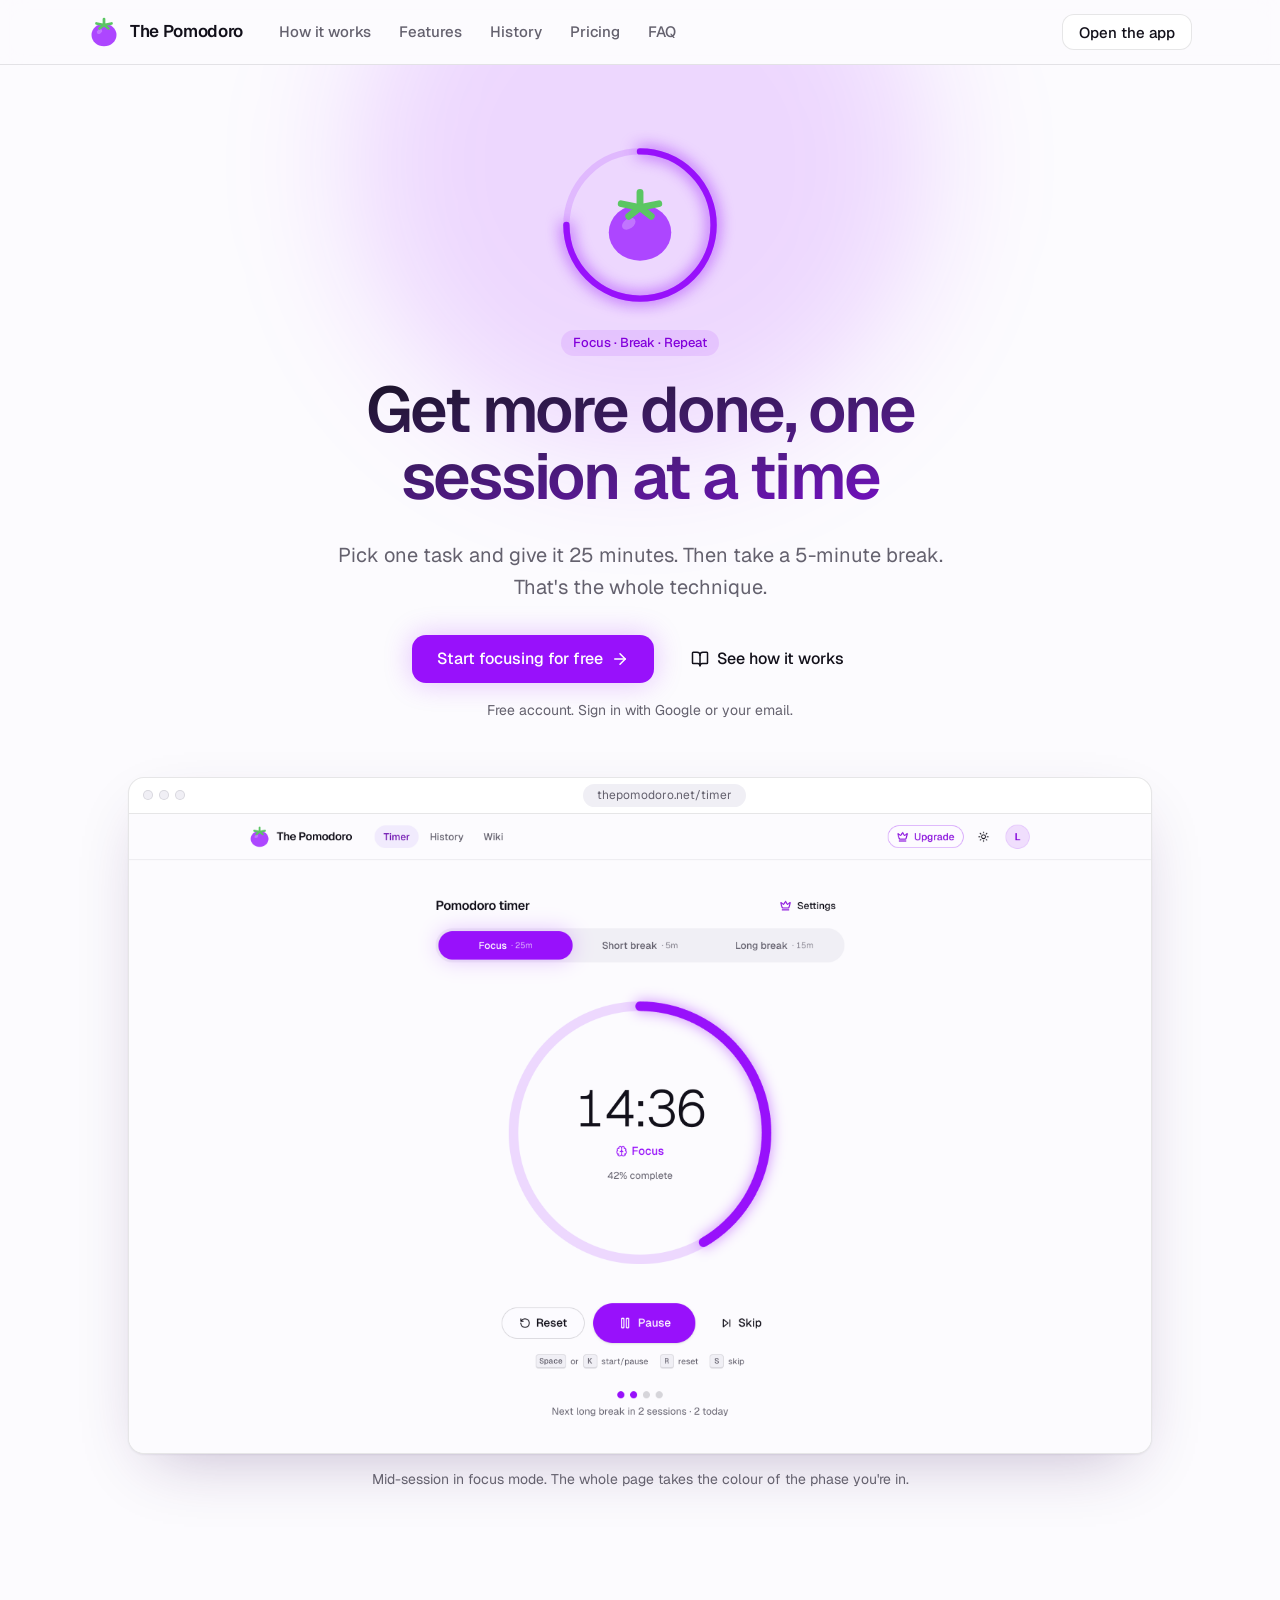
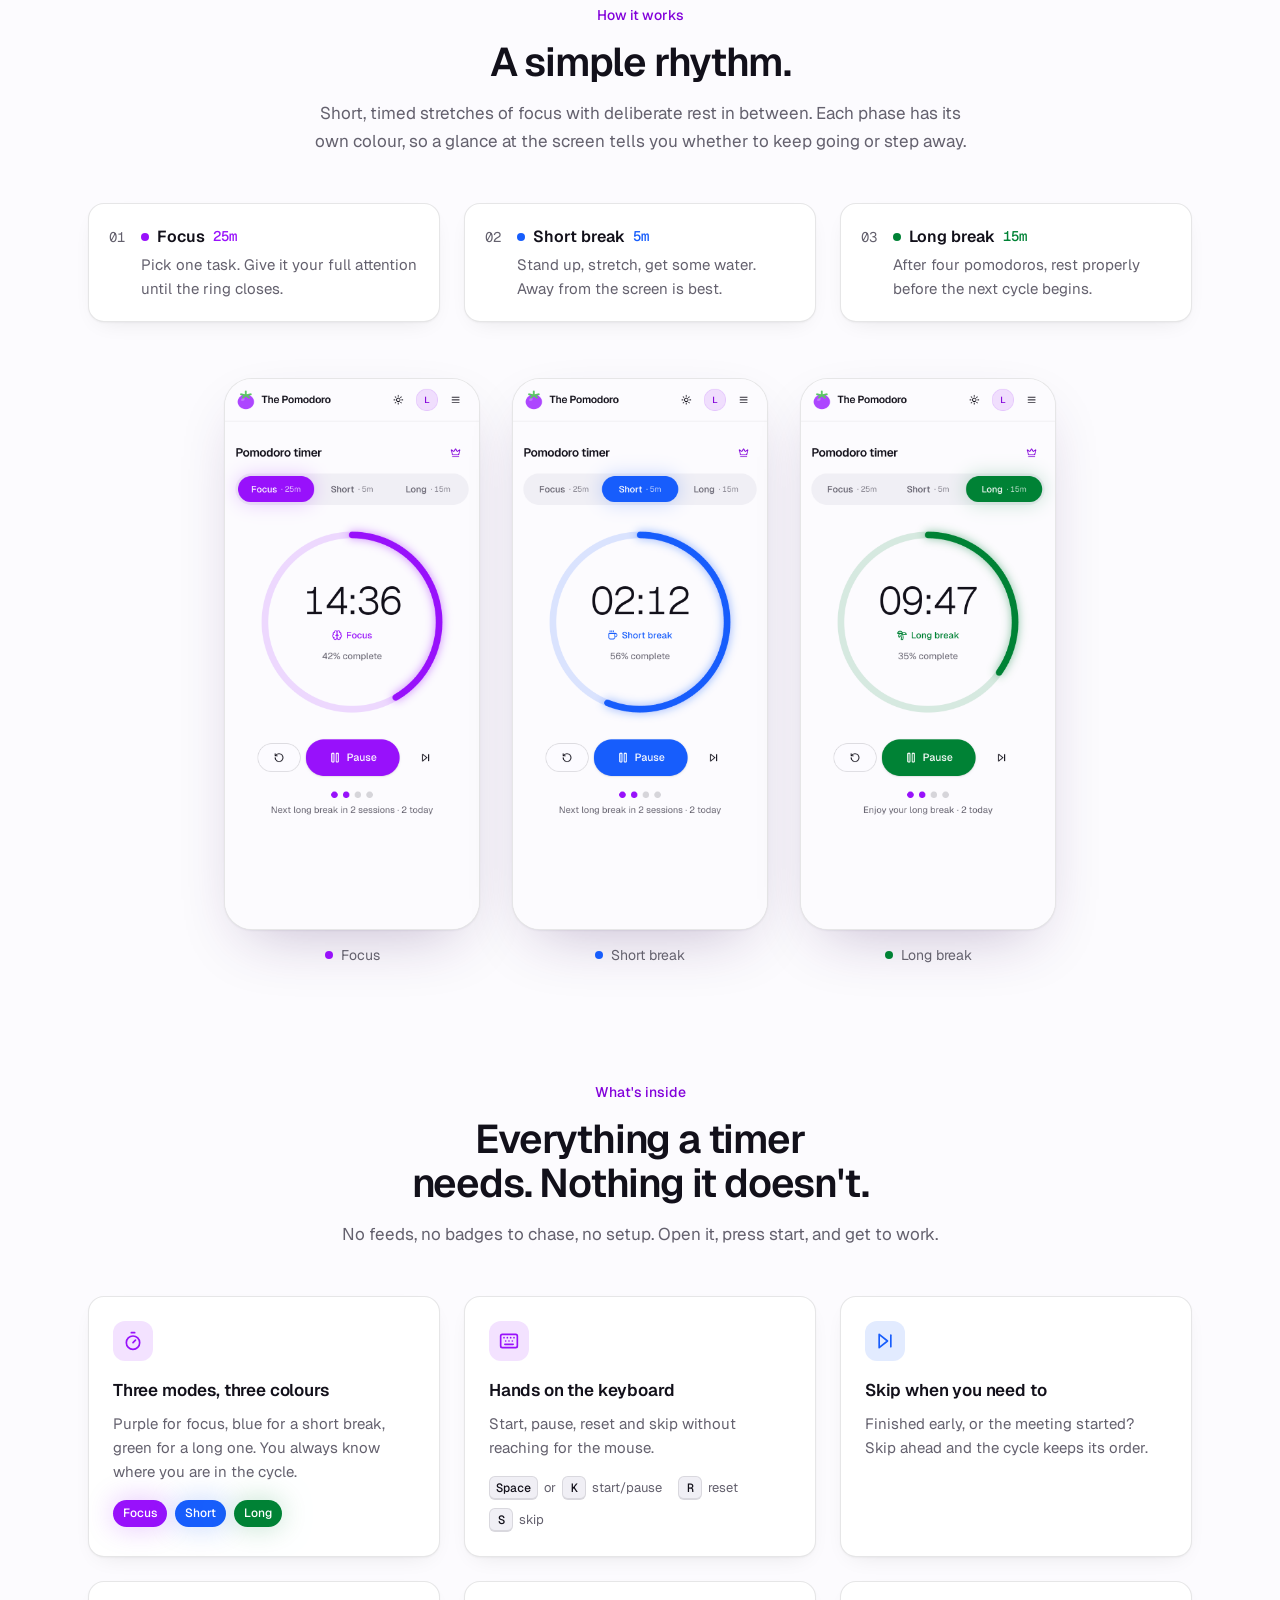
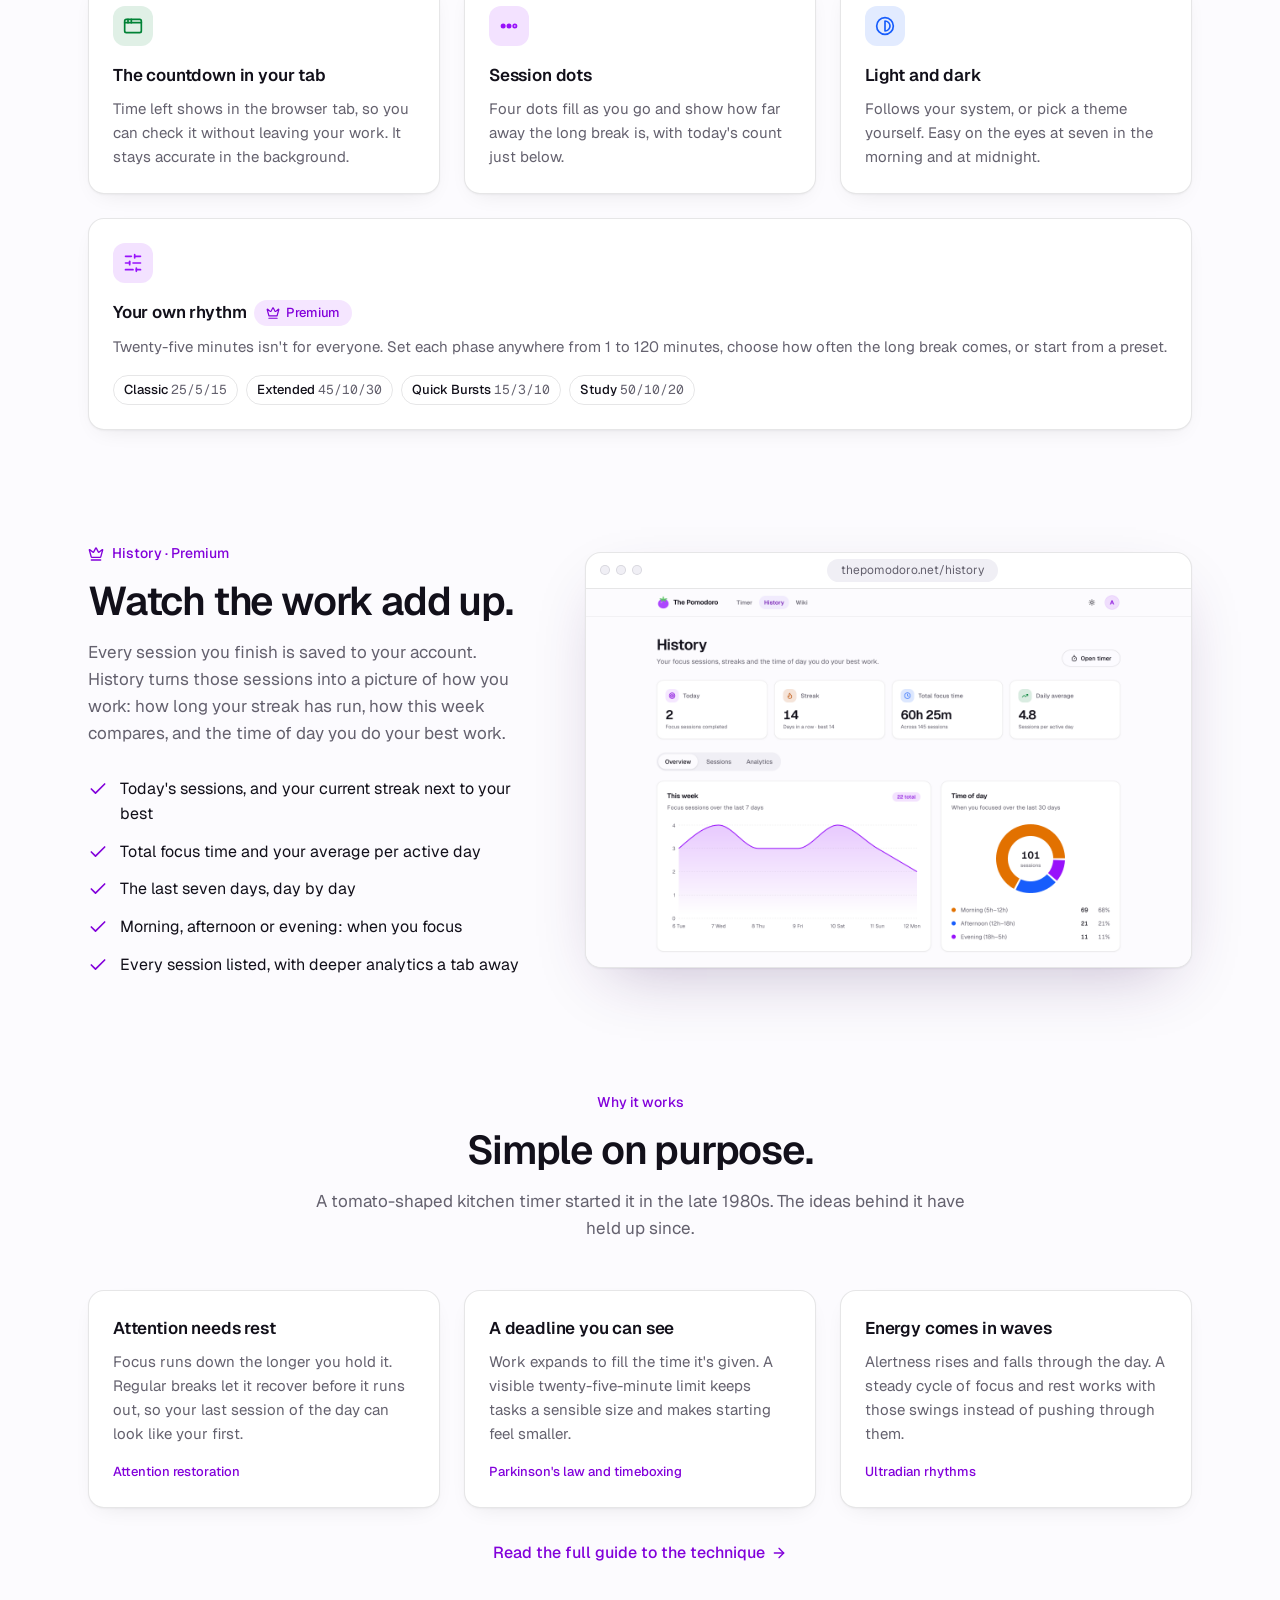
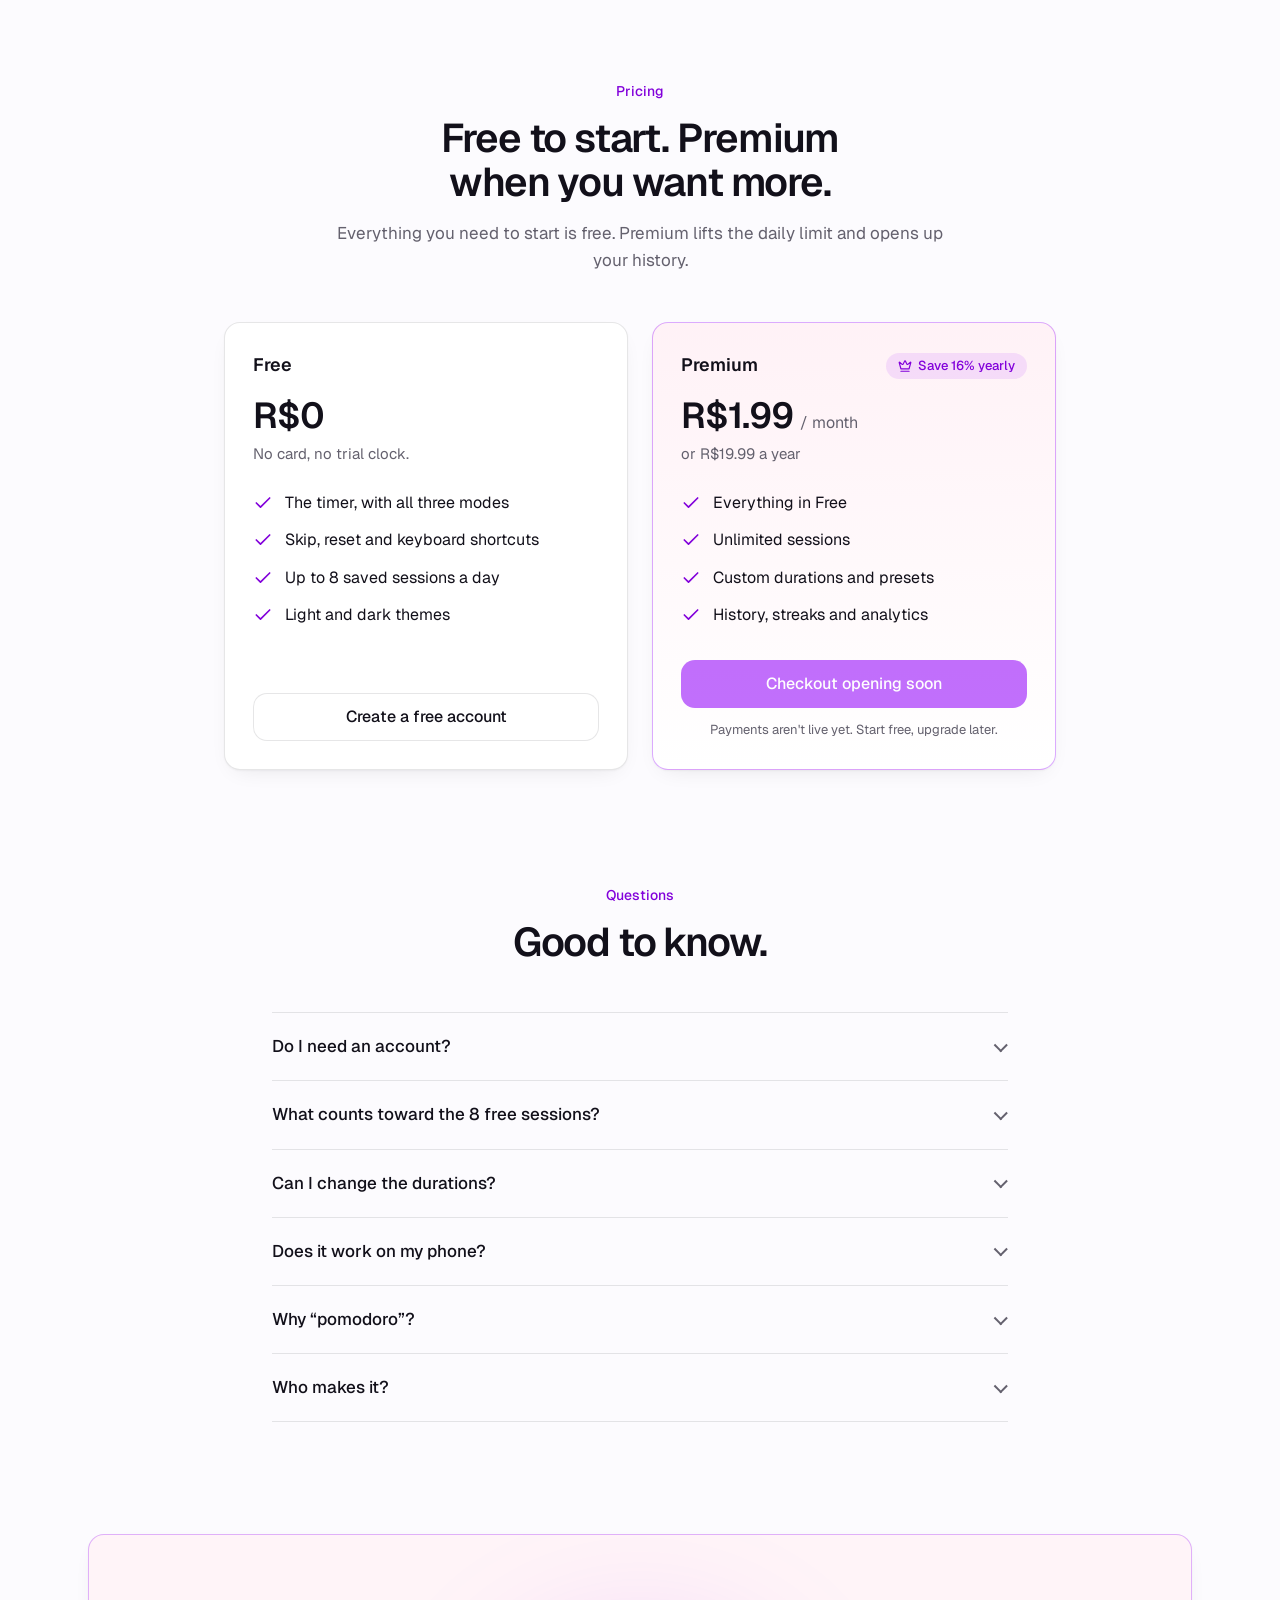
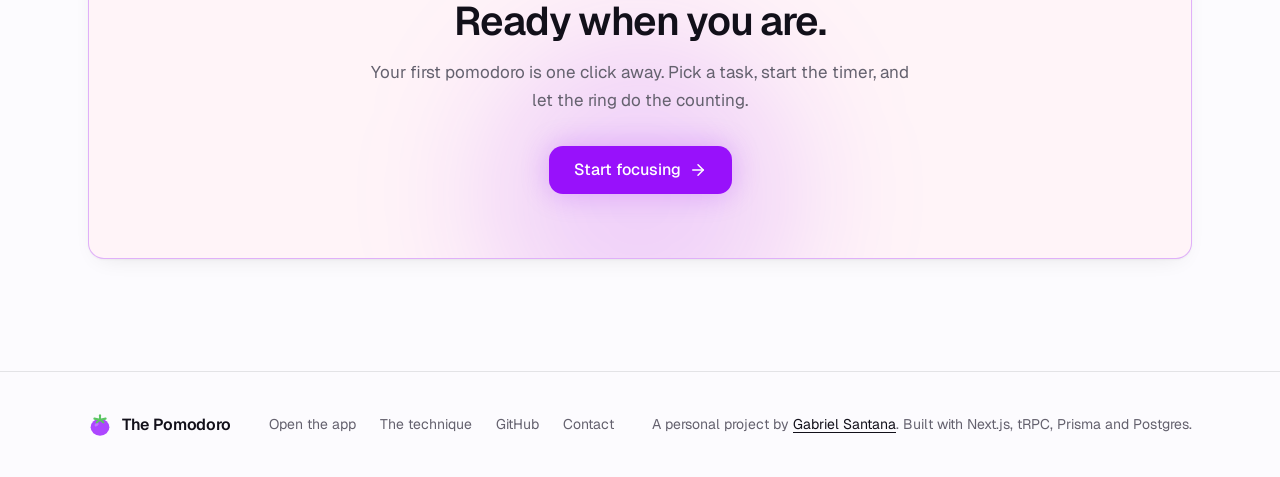
<file: index.html>
<!doctype html>
<html lang="en">
  <head>
    <meta charset="utf-8" />
    <meta name="viewport" content="width=device-width, initial-scale=1" />
    <title>The Pomodoro: a calm timer for focused work</title>
    <meta
      name="description"
      content="A Pomodoro timer for the web. Focus for twenty-five minutes, rest for five, take a longer break after every fourth session, and watch your focused work add up."
    />
    <meta name="author" content="Gabriel Santana" />
    <meta name="color-scheme" content="light dark" />
    <meta
      name="theme-color"
      content="#fcfbfe"
      media="(prefers-color-scheme: light)"
    />
    <meta
      name="theme-color"
      content="#0f0c14"
      media="(prefers-color-scheme: dark)"
    />
    <link
      rel="canonical"
      href="https://gabrielsanttana.github.io/thepomodoro/"
    />

    <meta property="og:type" content="website" />
    <meta property="og:site_name" content="The Pomodoro" />
    <meta
      property="og:title"
      content="The Pomodoro: get more done, one session at a time"
    />
    <meta
      property="og:description"
      content="A calm Pomodoro timer for the web, with a colour for every phase and a history of the work you actually did."
    />
    <meta
      property="og:url"
      content="https://gabrielsanttana.github.io/thepomodoro/"
    />
    <meta
      property="og:image"
      content="https://gabrielsanttana.github.io/thepomodoro/assets/og-card.png"
    />
    <meta property="og:image:width" content="1200" />
    <meta property="og:image:height" content="630" />
    <meta
      property="og:image:alt"
      content="The Pomodoro logo beside the headline “Get more done, one session at a time” and a purple timer ring reading 14:37."
    />
    <meta name="twitter:card" content="summary_large_image" />

    <link rel="icon" href="assets/favicon.svg" type="image/svg+xml" />
    <link
      rel="icon"
      href="assets/favicon-32.png"
      sizes="32x32"
      type="image/png"
    />
    <link rel="apple-touch-icon" href="assets/apple-touch-icon.png" />

    <link rel="preconnect" href="https://fonts.googleapis.com" />
    <link rel="preconnect" href="https://fonts.gstatic.com" crossorigin />
    <link
      href="https://fonts.googleapis.com/css2?family=Geist:wght@400;500;600;700&family=Geist+Mono:wght@500;600&display=swap"
      rel="stylesheet"
    />
    <link rel="stylesheet" href="styles.css" />
  </head>
  <body>
    <!-- Icons from Lucide (ISC), the set the app uses. -->
    <svg width="0" height="0" style="position: absolute" aria-hidden="true">
      <defs>
        <symbol
          id="i-arrow-right"
          viewBox="0 0 24 24"
          fill="none"
          stroke="currentColor"
          stroke-width="2"
          stroke-linecap="round"
          stroke-linejoin="round"
        >
          <path d="M5 12h14" />
          <path d="m12 5 7 7-7 7" />
        </symbol>
        <symbol
          id="i-check"
          viewBox="0 0 24 24"
          fill="none"
          stroke="currentColor"
          stroke-width="2"
          stroke-linecap="round"
          stroke-linejoin="round"
        >
          <path d="M20 6 9 17l-5-5" />
        </symbol>
        <symbol
          id="i-crown"
          viewBox="0 0 24 24"
          fill="none"
          stroke="currentColor"
          stroke-width="2"
          stroke-linecap="round"
          stroke-linejoin="round"
        >
          <path
            d="M11.562 3.266a.5.5 0 0 1 .876 0L15.39 8.87a1 1 0 0 0 1.516.294L21.183 5.5a.5.5 0 0 1 .798.519l-2.834 10.246a1 1 0 0 1-.956.734H5.81a1 1 0 0 1-.957-.734L2.02 6.02a.5.5 0 0 1 .798-.519l4.276 3.664a1 1 0 0 0 1.516-.294z"
          />
          <path d="M5 21h14" />
        </symbol>
        <symbol
          id="i-timer"
          viewBox="0 0 24 24"
          fill="none"
          stroke="currentColor"
          stroke-width="2"
          stroke-linecap="round"
          stroke-linejoin="round"
        >
          <line x1="10" x2="14" y1="2" y2="2" />
          <line x1="12" x2="15" y1="14" y2="11" />
          <circle cx="12" cy="14" r="8" />
        </symbol>
        <symbol
          id="i-skip"
          viewBox="0 0 24 24"
          fill="none"
          stroke="currentColor"
          stroke-width="2"
          stroke-linecap="round"
          stroke-linejoin="round"
        >
          <polygon points="5 4 15 12 5 20 5 4" />
          <line x1="19" x2="19" y1="5" y2="19" />
        </symbol>
        <symbol
          id="i-keyboard"
          viewBox="0 0 24 24"
          fill="none"
          stroke="currentColor"
          stroke-width="2"
          stroke-linecap="round"
          stroke-linejoin="round"
        >
          <path d="M10 8h.01" />
          <path d="M12 12h.01" />
          <path d="M14 8h.01" />
          <path d="M16 12h.01" />
          <path d="M18 8h.01" />
          <path d="M6 8h.01" />
          <path d="M7 16h10" />
          <path d="M8 12h.01" />
          <rect width="20" height="16" x="2" y="4" rx="2" />
        </symbol>
        <symbol
          id="i-window"
          viewBox="0 0 24 24"
          fill="none"
          stroke="currentColor"
          stroke-width="2"
          stroke-linecap="round"
          stroke-linejoin="round"
        >
          <rect x="2" y="4" width="20" height="16" rx="2" />
          <path d="M10 4v4" />
          <path d="M2 8h20" />
          <path d="M6 4v4" />
        </symbol>
        <symbol
          id="i-dots"
          viewBox="0 0 24 24"
          fill="none"
          stroke="currentColor"
          stroke-width="2"
          stroke-linecap="round"
          stroke-linejoin="round"
        >
          <circle cx="5" cy="12" r="2" fill="currentColor" />
          <circle cx="12" cy="12" r="2" fill="currentColor" />
          <circle cx="19" cy="12" r="2" />
        </symbol>
        <symbol
          id="i-contrast"
          viewBox="0 0 24 24"
          fill="none"
          stroke="currentColor"
          stroke-width="2"
          stroke-linecap="round"
          stroke-linejoin="round"
        >
          <circle cx="12" cy="12" r="10" />
          <path d="M12 18a6 6 0 0 0 0-12v12z" />
        </symbol>
        <symbol
          id="i-sliders"
          viewBox="0 0 24 24"
          fill="none"
          stroke="currentColor"
          stroke-width="2"
          stroke-linecap="round"
          stroke-linejoin="round"
        >
          <line x1="21" x2="14" y1="4" y2="4" />
          <line x1="10" x2="3" y1="4" y2="4" />
          <line x1="21" x2="12" y1="12" y2="12" />
          <line x1="8" x2="3" y1="12" y2="12" />
          <line x1="21" x2="16" y1="20" y2="20" />
          <line x1="12" x2="3" y1="20" y2="20" />
          <line x1="14" x2="14" y1="2" y2="6" />
          <line x1="8" x2="8" y1="10" y2="14" />
          <line x1="16" x2="16" y1="18" y2="22" />
        </symbol>
        <symbol
          id="i-book"
          viewBox="0 0 24 24"
          fill="none"
          stroke="currentColor"
          stroke-width="2"
          stroke-linecap="round"
          stroke-linejoin="round"
        >
          <path d="M12 7v14" />
          <path
            d="M3 18a1 1 0 0 1-1-1V4a1 1 0 0 1 1-1h5a4 4 0 0 1 4 4 4 4 0 0 1 4-4h5a1 1 0 0 1 1 1v13a1 1 0 0 1-1 1h-6a3 3 0 0 0-3 3 3 3 0 0 0-3-3z"
          />
        </symbol>
        <symbol id="logo" viewBox="0 0 64 64">
          <ellipse
            cx="32"
            cy="38"
            rx="25"
            ry="22.5"
            fill="oklch(0.627 0.265 304)"
          />
          <ellipse
            cx="23"
            cy="31"
            rx="6"
            ry="4"
            transform="rotate(-35 23 31)"
            fill="#fff"
            fill-opacity=".25"
          />
          <g
            stroke="oklch(0.74 0.17 145)"
            stroke-width="5.5"
            stroke-linecap="round"
            fill="none"
          >
            <path d="M32 18 L32 6" />
            <path d="M32 18 L17 15" />
            <path d="M32 18 L47 15" />
            <path d="M32 18 L23 25" />
            <path d="M32 18 L41 25" />
          </g>
        </symbol>
      </defs>
    </svg>

    <a class="skip-link" href="#main">Skip to content</a>

    <header class="site-header">
      <div class="wrap">
        <a class="brand" href="#top" aria-label="The Pomodoro, back to top">
          <svg class="logo" aria-hidden="true"><use href="#logo" /></svg>
          The Pomodoro
        </a>
        <nav class="site-nav" aria-label="Sections">
          <a href="#rhythm">How it works</a>
          <a href="#features">Features</a>
          <a href="#history">History</a>
          <a href="#pricing">Pricing</a>
          <a href="#faq">FAQ</a>
        </nav>
        <a class="button button--outline" href="https://app.thepomodoro.net/timer">Open the app</a>
      </div>
    </header>

    <main id="main">
      <section class="hero" id="top" aria-labelledby="hero-heading">
        <div class="orb" aria-hidden="true"></div>
        <div class="wrap">
          <div class="hero-ring enter" data-mode="focus" aria-hidden="true">
            <svg viewBox="0 0 100 100">
              <circle
                class="ring-track"
                cx="50"
                cy="50"
                r="46"
                fill="none"
                stroke-width="4"
              />
            </svg>
            <!-- A blurred copy under the crisp arc reads as a soft glow, as in the app's HeroRing. -->
            <svg class="ring-glow" viewBox="0 0 100 100">
              <circle
                class="ring-arc"
                cx="50"
                cy="50"
                r="46"
                fill="none"
                stroke-width="4"
                stroke-linecap="round"
                pathLength="100"
                stroke-dasharray="75 100"
              />
            </svg>
            <svg viewBox="0 0 100 100">
              <circle
                class="ring-arc"
                cx="50"
                cy="50"
                r="46"
                fill="none"
                stroke-width="4"
                stroke-linecap="round"
                pathLength="100"
                stroke-dasharray="75 100"
              />
            </svg>
            <svg class="logo"><use href="#logo" /></svg>
          </div>
          <p class="badge enter" style="--enter-order: 1">
            Focus · Break · Repeat
          </p>
          <h1 id="hero-heading" class="enter" style="--enter-order: 2">
            Get more done, one session at a time
          </h1>
          <p class="lead enter" style="--enter-order: 3">
            Pick one task and give it 25 minutes. Then take a 5-minute break.
            That's the whole technique.
          </p>
          <div class="hero-actions enter" style="--enter-order: 4">
            <a class="button button--primary button--xl" href="https://app.thepomodoro.net/signup">
              Start focusing for free
              <svg aria-hidden="true"><use href="#i-arrow-right" /></svg>
            </a>
            <a class="button button--ghost button--xl" href="#rhythm">
              <svg aria-hidden="true"><use href="#i-book" /></svg>
              See how it works
            </a>
          </div>
          <p class="hero-note enter" style="--enter-order: 5">
            Free account. Sign in with Google or your email.
          </p>

          <figure class="hero-shot enter" style="--enter-order: 6">
            <div class="browser">
              <div class="browser-bar" aria-hidden="true">
                <span></span><span></span><span></span>
                <span class="browser-url">thepomodoro.net/timer</span>
              </div>
              <picture>
                <source
                  srcset="assets/screenshots/mobile/focus-dark.png"
                  media="(max-width: 639px) and (prefers-color-scheme: dark)"
                  width="780"
                  height="1688"
                />
                <source
                  srcset="assets/screenshots/mobile/focus-light.png"
                  media="(max-width: 639px)"
                  width="780"
                  height="1688"
                />
                <source
                  srcset="assets/screenshots/desktop/focus-dark.png"
                  media="(prefers-color-scheme: dark)"
                />
                <img
                  src="assets/screenshots/desktop/focus-light.png"
                  width="2880"
                  height="1800"
                  fetchpriority="high"
                  alt="The timer in focus mode: a purple ring 42% drawn around 14:36, with Reset, Pause and Skip buttons, the keyboard shortcuts, and two of four session dots filled."
                />
              </picture>
            </div>
            <figcaption>
              Mid-session in focus mode. The whole page takes the colour of the
              phase you're in.
            </figcaption>
          </figure>
        </div>
      </section>

      <section class="section" id="rhythm" aria-labelledby="rhythm-heading">
        <div class="wrap">
          <div class="section-head">
            <p class="eyebrow">How it works</p>
            <h2 id="rhythm-heading">A simple rhythm.</h2>
            <p>
              Short, timed stretches of focus with deliberate rest in between.
              Each phase has its own colour, so a glance at the screen tells you
              whether to keep going or step away.
            </p>
          </div>
          <ol class="steps">
            <li class="step card" data-mode="focus">
              <span class="step-number mono" aria-hidden="true">01</span>
              <div>
                <h3>
                  <span class="dot" aria-hidden="true"></span>Focus
                  <span class="mono">25m</span>
                </h3>
                <p>
                  Pick one task. Give it your full attention until the ring
                  closes.
                </p>
              </div>
            </li>
            <li class="step card" data-mode="short">
              <span class="step-number mono" aria-hidden="true">02</span>
              <div>
                <h3>
                  <span class="dot" aria-hidden="true"></span>Short break
                  <span class="mono">5m</span>
                </h3>
                <p>
                  Stand up, stretch, get some water. Away from the screen is
                  best.
                </p>
              </div>
            </li>
            <li class="step card" data-mode="long">
              <span class="step-number mono" aria-hidden="true">03</span>
              <div>
                <h3>
                  <span class="dot" aria-hidden="true"></span>Long break
                  <span class="mono">15m</span>
                </h3>
                <p>
                  After four pomodoros, rest properly before the next cycle
                  begins.
                </p>
              </div>
            </li>
          </ol>

          <div class="phones">
            <figure class="phone" data-mode="focus">
              <picture>
                <source
                  srcset="assets/screenshots/mobile/focus-dark.png"
                  media="(prefers-color-scheme: dark)"
                />
                <img
                  src="assets/screenshots/mobile/focus-light.png"
                  width="780"
                  height="1688"
                  loading="lazy"
                  alt="Focus mode on a phone: a purple ring around 14:36."
                />
              </picture>
              <figcaption>
                <span class="dot" aria-hidden="true"></span>Focus
              </figcaption>
            </figure>
            <figure class="phone" data-mode="short">
              <picture>
                <source
                  srcset="assets/screenshots/mobile/short-dark.png"
                  media="(prefers-color-scheme: dark)"
                />
                <img
                  src="assets/screenshots/mobile/short-light.png"
                  width="780"
                  height="1688"
                  loading="lazy"
                  alt="Short break on a phone: a blue ring around 02:12."
                />
              </picture>
              <figcaption>
                <span class="dot" aria-hidden="true"></span>Short break
              </figcaption>
            </figure>
            <figure class="phone" data-mode="long">
              <picture>
                <source
                  srcset="assets/screenshots/mobile/long-dark.png"
                  media="(prefers-color-scheme: dark)"
                />
                <img
                  src="assets/screenshots/mobile/long-light.png"
                  width="780"
                  height="1688"
                  loading="lazy"
                  alt="Long break on a phone: a green ring around 09:47."
                />
              </picture>
              <figcaption>
                <span class="dot" aria-hidden="true"></span>Long break
              </figcaption>
            </figure>
          </div>
        </div>
      </section>

      <section class="section" id="features" aria-labelledby="features-heading">
        <div class="wrap">
          <div class="section-head">
            <p class="eyebrow">What's inside</p>
            <h2 id="features-heading">
              Everything a timer needs. Nothing it doesn't.
            </h2>
            <p>
              No feeds, no badges to chase, no setup. Open it, press start, and
              get to work.
            </p>
          </div>
          <div class="features">
            <article class="feature card" data-mode="focus">
              <div class="feature-icon" aria-hidden="true">
                <svg><use href="#i-timer" /></svg>
              </div>
              <h3>Three modes, three colours</h3>
              <p>
                Purple for focus, blue for a short break, green for a long one.
                You always know where you are in the cycle.
              </p>
              <div class="mode-swatches" aria-hidden="true">
                <span data-mode="focus">Focus</span
                ><span data-mode="short">Short</span
                ><span data-mode="long">Long</span>
              </div>
            </article>
            <article class="feature card" data-mode="focus">
              <div class="feature-icon" aria-hidden="true">
                <svg><use href="#i-keyboard" /></svg>
              </div>
              <h3>Hands on the keyboard</h3>
              <p>
                Start, pause, reset and skip without reaching for the mouse.
              </p>
              <p class="keys">
                <span><kbd>Space</kbd> or <kbd>K</kbd> start/pause</span>
                <span><kbd>R</kbd> reset</span> <span><kbd>S</kbd> skip</span>
              </p>
            </article>
            <article class="feature card" data-mode="short">
              <div class="feature-icon" aria-hidden="true">
                <svg><use href="#i-skip" /></svg>
              </div>
              <h3>Skip when you need to</h3>
              <p>
                Finished early, or the meeting started? Skip ahead and the cycle
                keeps its order.
              </p>
            </article>
            <article class="feature card" data-mode="long">
              <div class="feature-icon" aria-hidden="true">
                <svg><use href="#i-window" /></svg>
              </div>
              <h3>The countdown in your tab</h3>
              <p>
                Time left shows in the browser tab, so you can check it without
                leaving your work. It stays accurate in the background.
              </p>
            </article>
            <article class="feature card" data-mode="focus">
              <div class="feature-icon" aria-hidden="true">
                <svg><use href="#i-dots" /></svg>
              </div>
              <h3>Session dots</h3>
              <p>
                Four dots fill as you go and show how far away the long break
                is, with today's count just below.
              </p>
            </article>
            <article class="feature card" data-mode="short">
              <div class="feature-icon" aria-hidden="true">
                <svg><use href="#i-contrast" /></svg>
              </div>
              <h3>Light and dark</h3>
              <p>
                Follows your system, or pick a theme yourself. Easy on the eyes
                at seven in the morning and at midnight.
              </p>
            </article>
            <article class="feature card feature--wide" data-mode="focus">
              <div class="feature-icon" aria-hidden="true">
                <svg><use href="#i-sliders" /></svg>
              </div>
              <h3>
                Your own rhythm
                <span class="badge"
                  ><svg aria-hidden="true"><use href="#i-crown" /></svg
                  >Premium</span
                >
              </h3>
              <p>
                Twenty-five minutes isn't for everyone. Set each phase anywhere
                from 1 to 120 minutes, choose how often the long break comes, or
                start from a preset.
              </p>
              <ul class="presets" aria-label="Presets">
                <li><b>Classic</b> <span class="mono">25/5/15</span></li>
                <li><b>Extended</b> <span class="mono">45/10/30</span></li>
                <li><b>Quick Bursts</b> <span class="mono">15/3/10</span></li>
                <li><b>Study</b> <span class="mono">50/10/20</span></li>
              </ul>
            </article>
          </div>
        </div>
      </section>

      <section class="section" id="history" aria-labelledby="history-heading">
        <div class="wrap split">
          <div class="split-text">
            <p class="eyebrow">
              <svg width="16" height="16" aria-hidden="true">
                <use href="#i-crown" /></svg
              >History · Premium
            </p>
            <h2 id="history-heading">Watch the work add up.</h2>
            <p>
              Every session you finish is saved to your account. History turns
              those sessions into a picture of how you work: how long your
              streak has run, how this week compares, and the time of day you do
              your best work.
            </p>
            <ul class="checks">
              <li>
                <svg aria-hidden="true"><use href="#i-check" /></svg>Today's
                sessions, and your current streak next to your best
              </li>
              <li>
                <svg aria-hidden="true"><use href="#i-check" /></svg>Total focus
                time and your average per active day
              </li>
              <li>
                <svg aria-hidden="true"><use href="#i-check" /></svg>The last
                seven days, day by day
              </li>
              <li>
                <svg aria-hidden="true"><use href="#i-check" /></svg>Morning,
                afternoon or evening: when you focus
              </li>
              <li>
                <svg aria-hidden="true"><use href="#i-check" /></svg>Every
                session listed, with deeper analytics a tab away
              </li>
            </ul>
          </div>
          <figure>
            <div class="browser">
              <div class="browser-bar" aria-hidden="true">
                <span></span><span></span><span></span>
                <span class="browser-url">thepomodoro.net/history</span>
              </div>
              <picture>
                <source
                  srcset="assets/screenshots/mobile/history-dark.png"
                  media="(max-width: 639px) and (prefers-color-scheme: dark)"
                  width="780"
                  height="1688"
                />
                <source
                  srcset="assets/screenshots/mobile/history-light.png"
                  media="(max-width: 639px)"
                  width="780"
                  height="1688"
                />
                <source
                  srcset="assets/screenshots/desktop/history-dark.png"
                  media="(prefers-color-scheme: dark)"
                />
                <img
                  src="assets/screenshots/desktop/history-light.png"
                  width="2880"
                  height="1800"
                  loading="lazy"
                  alt="The history page: stat cards for today, streak, total focus time and daily average, a chart of focus sessions over the last seven days, and a time-of-day breakdown."
                />
              </picture>
            </div>
          </figure>
        </div>
      </section>

      <section class="section" id="why" aria-labelledby="why-heading">
        <div class="wrap">
          <div class="section-head">
            <p class="eyebrow">Why it works</p>
            <h2 id="why-heading">Simple on purpose.</h2>
            <p>
              A tomato-shaped kitchen timer started it in the late 1980s. The
              ideas behind it have held up since.
            </p>
          </div>
          <div class="reasons">
            <article class="reason card">
              <h3>Attention needs rest</h3>
              <p>
                Focus runs down the longer you hold it. Regular breaks let it
                recover before it runs out, so your last session of the day can
                look like your first.
              </p>
              <small>Attention restoration</small>
            </article>
            <article class="reason card">
              <h3>A deadline you can see</h3>
              <p>
                Work expands to fill the time it's given. A visible
                twenty-five-minute limit keeps tasks a sensible size and makes
                starting feel smaller.
              </p>
              <small>Parkinson's law and timeboxing</small>
            </article>
            <article class="reason card">
              <h3>Energy comes in waves</h3>
              <p>
                Alertness rises and falls through the day. A steady cycle of
                focus and rest works with those swings instead of pushing
                through them.
              </p>
              <small>Ultradian rhythms</small>
            </article>
          </div>
          <p style="text-align: center">
            <a class="more-link" href="https://app.thepomodoro.net/wiki"
              >Read the full guide to the technique
              <svg aria-hidden="true"><use href="#i-arrow-right" /></svg
            ></a>
          </p>
        </div>
      </section>

      <section class="section" id="pricing" aria-labelledby="pricing-heading">
        <div class="wrap">
          <div class="section-head">
            <p class="eyebrow">Pricing</p>
            <h2 id="pricing-heading">
              Free to start. Premium when you want more.
            </h2>
            <p>
              Everything you need to start is free. Premium lifts the daily
              limit and opens up your history.
            </p>
          </div>
          <div class="plans">
            <article class="plan card">
              <div class="plan-head"><h3>Free</h3></div>
              <p class="plan-price">R$0</p>
              <p class="plan-alt">No card, no trial clock.</p>
              <ul class="checks">
                <li>
                  <svg aria-hidden="true"><use href="#i-check" /></svg>The
                  timer, with all three modes
                </li>
                <li>
                  <svg aria-hidden="true"><use href="#i-check" /></svg>Skip,
                  reset and keyboard shortcuts
                </li>
                <li>
                  <svg aria-hidden="true"><use href="#i-check" /></svg>Up to 8
                  saved sessions a day
                </li>
                <li>
                  <svg aria-hidden="true"><use href="#i-check" /></svg>Light and
                  dark themes
                </li>
              </ul>
              <a class="button button--outline button--xl" href="https://app.thepomodoro.net/signup"
                >Create a free account</a
              >
            </article>
            <article class="plan plan--premium card">
              <div class="plan-head">
                <h3>Premium</h3>
                <span class="badge"
                  ><svg aria-hidden="true"><use href="#i-crown" /></svg>Save 16%
                  yearly</span
                >
              </div>
              <p class="plan-price">R$1.99 <small>/ month</small></p>
              <p class="plan-alt">or R$19.99 a year</p>
              <ul class="checks">
                <li>
                  <svg aria-hidden="true"><use href="#i-check" /></svg
                  >Everything in Free
                </li>
                <li>
                  <svg aria-hidden="true"><use href="#i-check" /></svg>Unlimited
                  sessions
                </li>
                <li>
                  <svg aria-hidden="true"><use href="#i-check" /></svg>Custom
                  durations and presets
                </li>
                <li>
                  <svg aria-hidden="true"><use href="#i-check" /></svg>History,
                  streaks and analytics
                </li>
              </ul>
              <a
                class="button button--primary button--xl"
                href="https://app.thepomodoro.net/premium"
                aria-disabled="true"
                tabindex="-1"
                >Checkout opening soon</a
              >
              <p class="plan-note">
                Payments aren't live yet. Start free, upgrade later.
              </p>
            </article>
          </div>
        </div>
      </section>

      <section class="section" id="faq" aria-labelledby="faq-heading">
        <div class="wrap">
          <div class="section-head">
            <p class="eyebrow">Questions</p>
            <h2 id="faq-heading">Good to know.</h2>
          </div>
          <div class="faq">
            <details>
              <summary>Do I need an account?</summary>
              <p>
                Yes, a free one. Sign in with Google, or sign up with your email
                address. Your sessions are saved to your account, so your count
                and history follow you to any device.
              </p>
            </details>
            <details>
              <summary>What counts toward the 8 free sessions?</summary>
              <p>
                Every finished phase: focus sessions and breaks both count. When
                you reach eight in a day, the count starts over at midnight.
                Premium has no limit.
              </p>
            </details>
            <details>
              <summary>Can I change the durations?</summary>
              <p>
                The free plan uses the classic rhythm: 25 minutes of focus, a
                5-minute break, and 15 minutes after every fourth session. With
                Premium you can set each phase from 1 to 120 minutes, move the
                long break to every 2 to 8 sessions, or pick a preset.
              </p>
            </details>
            <details>
              <summary>Does it work on my phone?</summary>
              <p>
                Yes. Every screen is designed for phones as well as desktops, so
                you can open <a href="https://app.thepomodoro.net">app.thepomodoro.net</a> in your
                phone's browser and sign in. An installable version (a PWA) is
                coming soon: add it to your home screen and it opens like any
                other app, full screen and one tap away.
              </p>
            </details>
            <details>
              <summary>Why “pomodoro”?</summary>
              <p>
                It's Italian for tomato. Francesco Cirillo came up with the
                technique as a student in the late 1980s, timing his study
                sessions with a tomato-shaped kitchen timer. That's why the logo
                is a tomato too.
              </p>
            </details>
            <details>
              <summary>Who makes it?</summary>
              <p>
                <a href="https://github.com/gabrielsanttana">Gabriel Santana</a
                >, as a personal project. Ideas, bugs and kind words are all
                welcome at
                <a href="mailto:gabriel.gsantana7@gmail.com"
                  >gabriel.gsantana7@gmail.com</a
                >.
              </p>
            </details>
          </div>
        </div>
      </section>

      <section class="section" aria-labelledby="cta-heading">
        <div class="wrap">
          <div class="cta card">
            <div class="orb" aria-hidden="true"></div>
            <h2 id="cta-heading">Ready when you are.</h2>
            <p>
              Your first pomodoro is one click away. Pick a task, start the
              timer, and let the ring do the counting.
            </p>
            <a class="button button--primary button--xl" href="https://app.thepomodoro.net/signup">
              Start focusing
              <svg aria-hidden="true"><use href="#i-arrow-right" /></svg>
            </a>
          </div>
        </div>
      </section>
    </main>

    <footer class="site-footer">
      <div class="wrap">
        <a class="brand" href="#top">
          <svg class="logo" aria-hidden="true"><use href="#logo" /></svg>
          The Pomodoro
        </a>
        <nav class="footer-links" aria-label="Elsewhere">
          <a href="https://app.thepomodoro.net/timer">Open the app</a>
          <a href="#why">The technique</a>
          <a href="https://github.com/gabrielsanttana/thepomodoro">GitHub</a>
          <a href="mailto:gabriel.gsantana7@gmail.com">Contact</a>
        </nav>
        <p>
          A personal project by
          <a href="https://github.com/gabrielsanttana">Gabriel Santana</a>.
          Built with Next.js, tRPC, Prisma and Postgres.
        </p>
      </div>
    </footer>

    <script>
      // The hero ring walks through the three modes, like a cycle playing out. Skipped for reduced motion.
      (function () {
        var ring = document.querySelector(".hero-ring");
        if (
          !ring ||
          window.matchMedia("(prefers-reduced-motion: reduce)").matches
        )
          return;
        var modes = ["focus", "short", "focus", "long"];
        var index = 0;
        setInterval(function () {
          index = (index + 1) % modes.length;
          ring.setAttribute("data-mode", modes[index]);
        }, 3200);
      })();
    </script>
  </body>
</html>
</file>
<file: styles.css>
/*
 * The Pomodoro presentation site. Tokens mirror apps/web/src/app/globals.css (oklch values copied
 * as they are), so the page reads as the app: one purple, a colour per timer mode, Geist, 0.75rem
 * radii, hairline borders, the progress ring and the soft glow.
 */

:root {
  color-scheme: light dark;

  --brand-50: oklch(0.977 0.014 308);
  --brand-100: oklch(0.946 0.033 307);
  --brand-200: oklch(0.902 0.063 307);
  --brand-300: oklch(0.827 0.119 306);
  --brand-400: oklch(0.714 0.203 305);
  --brand-500: oklch(0.627 0.265 304);
  --brand-600: oklch(0.558 0.288 302);
  --brand-700: oklch(0.496 0.265 302);
  --brand-800: oklch(0.438 0.218 304);
  --leaf: oklch(0.74 0.17 145);

  --background: oklch(0.99 0.004 295);
  --foreground: oklch(0.18 0.02 295);
  --card: oklch(1 0 0);
  --muted: oklch(0.955 0.008 295);
  --muted-foreground: oklch(0.5 0.02 295);
  --accent: oklch(0.95 0.025 302);
  --border: oklch(0.18 0.02 295 / 10%);
  --ring: var(--brand-500);

  --primary: var(--brand-600);
  --primary-hover: var(--brand-700);
  --primary-foreground: oklch(1 0 0);
  --brand-text: var(--brand-700);

  --mode-focus: var(--brand-600);
  --mode-short: oklch(0.546 0.245 263);
  --mode-long: oklch(0.527 0.154 150);
  --mode-focus-text: var(--mode-focus);
  --mode-short-text: var(--mode-short);
  --mode-long-text: var(--mode-long);
  --mode: var(--mode-focus);
  --mode-text: var(--mode-focus-text);

  --glow-strength: 25%;
  --shadow-card:
    0 1px 2px oklch(0.18 0.02 295 / 4%),
    0 8px 24px -12px oklch(0.18 0.02 295 / 12%);
  --shadow-shot:
    0 1px 2px oklch(0.18 0.02 295 / 6%),
    0 24px 64px -24px oklch(0.3 0.12 302 / 30%);

  --radius: 0.75rem;
  --radius-sm: calc(var(--radius) - 4px);
  --radius-xl: calc(var(--radius) + 4px);

  --font-sans: "Geist", ui-sans-serif, system-ui, sans-serif;
  --font-mono: "Geist Mono", ui-monospace, monospace;

  --gutter: 1rem;
  --section-space: 5rem;
  --max-width: 72rem;
}

@media (prefers-color-scheme: dark) {
  :root {
    --background: oklch(0.145 0.012 295);
    --foreground: oklch(0.97 0.006 295);
    --card: oklch(0.185 0.015 295);
    --muted: oklch(0.24 0.018 295);
    --muted-foreground: oklch(0.72 0.02 295);
    --accent: oklch(0.27 0.04 300);
    --border: oklch(1 0 0 / 10%);
    --ring: var(--brand-400);
    --primary-hover: var(--brand-500);
    --brand-text: var(--brand-300);

    --mode-focus-text: var(--brand-400);
    --mode-short-text: oklch(0.707 0.165 255);
    --mode-long-text: oklch(0.792 0.209 152);

    --glow-strength: 45%;
    --shadow-card: 0 1px 2px oklch(0 0 0 / 30%);
    --shadow-shot:
      0 1px 2px oklch(0 0 0 / 40%),
      0 24px 80px -24px oklch(0.558 0.288 302 / 35%);
  }
}

:root,
[data-mode] {
  --glow: 0 0 28px
    color-mix(in oklch, var(--mode) var(--glow-strength), transparent);
}
[data-mode="focus"] {
  --mode: var(--mode-focus);
  --mode-text: var(--mode-focus-text);
}
[data-mode="short"] {
  --mode: var(--mode-short);
  --mode-text: var(--mode-short-text);
}
[data-mode="long"] {
  --mode: var(--mode-long);
  --mode-text: var(--mode-long-text);
}

@media (min-width: 640px) {
  :root {
    --gutter: 1.5rem;
    --section-space: 7rem;
  }
}

/* Base */

*,
*::before,
*::after {
  box-sizing: border-box;
}

html {
  background: var(--background);
  scroll-behavior: smooth;
  scroll-padding-top: 5rem;
  -webkit-text-size-adjust: 100%;
  -webkit-tap-highlight-color: transparent;
}

body {
  margin: 0;
  background: var(--background);
  color: var(--foreground);
  font-family: var(--font-sans);
  font-size: 1rem;
  line-height: 1.6;
  -webkit-font-smoothing: antialiased;
  text-rendering: optimizeLegibility;
  overflow-x: hidden;
}

h1,
h2,
h3,
p,
ul,
ol,
dl,
dd,
figure {
  margin: 0;
}
ul,
ol {
  padding: 0;
  list-style: none;
}
img,
svg {
  display: block;
  max-width: 100%;
}
img {
  height: auto;
}
a {
  color: inherit;
}
::selection {
  background: color-mix(in oklch, var(--primary) 25%, transparent);
}

:focus-visible {
  outline: 3px solid color-mix(in oklch, var(--ring) 50%, transparent);
  outline-offset: 2px;
  border-radius: var(--radius-sm);
}

.wrap {
  width: 100%;
  max-width: var(--max-width);
  margin-inline: auto;
  padding-inline: var(--gutter);
}

.skip-link {
  position: absolute;
  left: var(--gutter);
  top: -4rem;
  z-index: 100;
  padding: 0.5rem 0.875rem;
  border-radius: var(--radius);
  background: var(--primary);
  color: var(--primary-foreground);
  font-weight: 500;
  text-decoration: none;
}
.skip-link:focus {
  top: 0.75rem;
}

.sr-only {
  position: absolute;
  width: 1px;
  height: 1px;
  padding: 0;
  margin: -1px;
  overflow: hidden;
  clip: rect(0, 0, 0, 0);
  white-space: nowrap;
  border: 0;
}

.mono {
  font-family: var(--font-mono);
  font-variant-numeric: tabular-nums;
}

/* Components shared with the app: logo, button, badge, card, kbd */

.logo {
  width: 2rem;
  height: 2rem;
  flex: none;
}

.button {
  display: inline-flex;
  align-items: center;
  justify-content: center;
  gap: 0.5rem;
  height: 2.5rem;
  padding-inline: 1rem;
  border: 1px solid transparent;
  border-radius: var(--radius);
  font: 500 0.9375rem/1 var(--font-sans);
  text-decoration: none;
  white-space: nowrap;
  transition:
    background-color 150ms,
    border-color 150ms,
    color 150ms,
    box-shadow 150ms;
}
.button svg {
  width: 1.125rem;
  height: 1.125rem;
  flex: none;
}
.button--xl {
  height: 3rem;
  padding-inline: 1.5rem;
  font-size: 1rem;
  border-radius: calc(var(--radius) + 2px);
}
.button--primary {
  background: var(--primary);
  color: var(--primary-foreground);
  box-shadow: var(--glow);
}
.button--primary:hover {
  background: var(--primary-hover);
}
.button--ghost {
  color: var(--foreground);
}
.button--ghost:hover {
  background: var(--accent);
}
.button--outline {
  border-color: var(--border);
  background: var(--card);
  color: var(--foreground);
}
.button--outline:hover {
  background: var(--accent);
}
.button[aria-disabled="true"] {
  opacity: 0.6;
  pointer-events: none;
  box-shadow: none;
}

.badge {
  display: inline-flex;
  align-items: center;
  gap: 0.375rem;
  padding: 0.25rem 0.75rem;
  border-radius: 999px;
  background: color-mix(in oklch, var(--primary) 10%, transparent);
  color: var(--brand-text);
  font-size: 0.8125rem;
  font-weight: 500;
  line-height: 1.4;
}
.badge svg {
  width: 0.875rem;
  height: 0.875rem;
}

.card {
  border: 1px solid var(--border);
  border-radius: var(--radius-xl);
  background: var(--card);
  box-shadow: var(--shadow-card);
}

kbd {
  display: inline-grid;
  place-items: center;
  min-width: 1.5rem;
  height: 1.5rem;
  padding-inline: 0.375rem;
  border: 1px solid var(--border);
  border-bottom-width: 2px;
  border-radius: 0.375rem;
  background: var(--muted);
  color: var(--foreground);
  font: 500 0.75rem/1 var(--font-mono);
}

.eyebrow {
  display: inline-flex;
  align-items: center;
  gap: 0.5rem;
  margin-bottom: 0.875rem;
  color: var(--brand-text);
  font-size: 0.875rem;
  font-weight: 500;
}

.dot {
  width: 0.5rem;
  height: 0.5rem;
  border-radius: 999px;
  background: var(--mode);
  flex: none;
}

/* Header */

.site-header {
  position: sticky;
  top: 0;
  z-index: 50;
  border-bottom: 1px solid var(--border);
  background: color-mix(in oklch, var(--background) 82%, transparent);
  backdrop-filter: saturate(1.4) blur(12px);
  -webkit-backdrop-filter: saturate(1.4) blur(12px);
}
.site-header .wrap {
  display: flex;
  align-items: center;
  gap: 1.5rem;
  height: 4rem;
}
.brand {
  display: inline-flex;
  align-items: center;
  gap: 0.625rem;
  font-weight: 600;
  font-size: 1.0625rem;
  letter-spacing: -0.02em;
  text-decoration: none;
}
.site-nav {
  display: none;
  gap: 0.25rem;
  margin-right: auto;
}
.site-nav a {
  padding: 0.375rem 0.75rem;
  border-radius: 999px;
  color: var(--muted-foreground);
  font-size: 0.9375rem;
  font-weight: 500;
  text-decoration: none;
  transition:
    color 150ms,
    background-color 150ms;
}
.site-nav a:hover {
  color: var(--foreground);
  background: var(--accent);
}
.site-header .button {
  margin-left: auto;
  height: 2.25rem;
}
@media (min-width: 880px) {
  .site-nav {
    display: flex;
  }
  .site-header .button {
    margin-left: 0;
  }
}

/* Hero */

.hero {
  position: relative;
  isolation: isolate;
  overflow: hidden;
  padding-top: 3.5rem;
  padding-bottom: var(--section-space);
  text-align: center;
}
.orb {
  position: absolute;
  z-index: -1;
  border-radius: 999px;
  background: color-mix(in oklch, var(--primary) 15%, transparent);
  filter: blur(64px);
  pointer-events: none;
}
.hero .orb {
  top: 0;
  left: 50%;
  width: 36rem;
  height: 36rem;
  max-width: 140vw;
  transform: translate(-50%, -33%);
}
.hero-ring {
  position: relative;
  display: grid;
  place-items: center;
  width: 8rem;
  height: 8rem;
  margin: 0 auto 1.5rem;
}
.hero-ring svg {
  position: absolute;
  inset: 0;
  width: 100%;
  height: 100%;
  overflow: visible;
}
.hero-ring .ring-track {
  stroke: color-mix(in oklch, var(--mode) 15%, transparent);
}
.hero-ring .ring-arc {
  stroke: var(--mode);
  transform: rotate(-90deg);
  transform-origin: center;
  transition: stroke 600ms;
}
.hero-ring .ring-glow {
  filter: blur(8px);
}
.hero-ring .logo {
  position: relative;
  width: 4rem;
  height: 4rem;
}
.hero h1 {
  max-width: 48rem;
  margin-inline: auto;
  padding-bottom: 0.25rem;
  background: linear-gradient(
    to bottom right,
    var(--foreground),
    var(--brand-text)
  );
  -webkit-background-clip: text;
  background-clip: text;
  color: transparent;
  font-size: clamp(2.25rem, 1.4rem + 4.2vw, 4rem);
  font-weight: 600;
  line-height: 1.05;
  letter-spacing: -0.035em;
  text-wrap: balance;
}
.hero .badge {
  margin-bottom: 1.25rem;
}
@media (min-width: 640px) {
  .hero h1 .phrase {
    white-space: nowrap;
  }
}
.lead {
  max-width: 40rem;
  margin: 1.5rem auto 0;
  color: var(--muted-foreground);
  font-size: clamp(1.0625rem, 0.95rem + 0.5vw, 1.25rem);
  line-height: 1.6;
  text-wrap: pretty;
}
.hero-actions {
  display: flex;
  flex-direction: column;
  align-items: stretch;
  gap: 0.75rem;
  max-width: 22rem;
  margin: 2rem auto 0;
}
.hero-note {
  margin-top: 1rem;
  color: var(--muted-foreground);
  font-size: 0.875rem;
}
@media (min-width: 640px) {
  .hero {
    padding-top: 5rem;
  }
  .hero-ring {
    width: 10rem;
    height: 10rem;
  }
  .hero-ring .logo {
    width: 5rem;
    height: 5rem;
  }
  .hero-actions {
    flex-direction: row;
    justify-content: center;
    max-width: none;
  }
}

/* The "back soon" page: the hero alone, filling the screen between header and footer */

.notice {
  display: grid;
  align-content: center;
  min-height: calc(100svh - 4rem - 9rem);
  padding-block: 4rem;
}
.notice .orb {
  top: 50%;
  transform: translate(-50%, -60%);
}
.badge[data-mode] {
  background: color-mix(in oklch, var(--mode) 12%, transparent);
  color: var(--mode-text);
}

/* Screenshots: a quiet browser frame for desktop captures, a phone frame for mobile ones */

.browser {
  overflow: hidden;
  border: 1px solid var(--border);
  border-radius: var(--radius-xl);
  background: var(--card);
  box-shadow: var(--shadow-shot);
}
.browser-bar {
  display: flex;
  align-items: center;
  gap: 0.375rem;
  height: 2.25rem;
  padding-inline: 0.875rem;
  border-bottom: 1px solid var(--border);
}
.browser-bar span {
  width: 0.625rem;
  height: 0.625rem;
  border-radius: 999px;
  background: var(--muted);
  box-shadow: inset 0 0 0 1px var(--border);
}
.browser-bar .browser-url {
  width: auto;
  height: auto;
  margin-inline: auto;
  padding: 0.125rem 0.875rem;
  border-radius: 999px;
  color: var(--muted-foreground);
  font-size: 0.75rem;
  box-shadow: none;
}
.browser img {
  width: 100%;
}
/* Phones get the mobile captures (see the <picture> sources), framed narrower so they stay legible. */
@media (max-width: 639px) {
  .browser {
    max-width: 20rem;
    margin-inline: auto;
  }
}
.nobr {
  white-space: nowrap;
}

.hero-shot {
  max-width: 64rem;
  margin: 3.5rem auto 0;
}
.hero-shot figcaption,
.phone figcaption {
  margin-top: 0.875rem;
  color: var(--muted-foreground);
  font-size: 0.875rem;
  text-align: center;
}

.phone img {
  width: 100%;
  border: 1px solid var(--border);
  border-radius: 1.75rem;
  background: var(--card);
  box-shadow: var(--shadow-shot);
}

/* Sections */

.section {
  padding-bottom: var(--section-space);
}
.section-head {
  max-width: 42rem;
  margin: 0 auto 3rem;
  text-align: center;
}
.section-head--left {
  margin-inline: 0;
  text-align: left;
}
.section h2 {
  font-size: clamp(1.875rem, 1.4rem + 2vw, 2.5rem);
  font-weight: 600;
  line-height: 1.1;
  letter-spacing: -0.03em;
  text-wrap: balance;
}
.section-head p:not(.eyebrow),
.split-text > p:not(.eyebrow) {
  margin-top: 1rem;
  color: var(--muted-foreground);
  font-size: 1.0625rem;
  text-wrap: pretty;
}

/* The rhythm */

.steps {
  display: grid;
  gap: 1rem;
  counter-reset: step;
}
.step {
  display: flex;
  align-items: flex-start;
  gap: 1rem;
  padding: 1.25rem;
}
.step-number {
  margin-top: 0.125rem;
  color: var(--muted-foreground);
  font-size: 0.875rem;
}
.step h3 {
  display: flex;
  align-items: center;
  gap: 0.5rem;
  font-size: 1rem;
  font-weight: 600;
}
.step h3 .mono {
  color: var(--mode-text);
  font-size: 0.875rem;
  font-weight: 500;
}
.step p {
  margin-top: 0.25rem;
  color: var(--muted-foreground);
  font-size: 0.9375rem;
}

.phones {
  display: grid;
  grid-template-columns: repeat(3, minmax(0, 1fr));
  gap: 0.75rem;
  max-width: 52rem;
  margin: 3.5rem auto 0;
}
.phones figcaption {
  display: flex;
  align-items: center;
  justify-content: center;
  gap: 0.5rem;
}
@media (min-width: 640px) {
  .steps {
    grid-template-columns: repeat(3, minmax(0, 1fr));
    gap: 1.5rem;
  }
  .phones {
    gap: 2rem;
  }
}
@media (max-width: 479px) {
  .phones figcaption {
    font-size: 0.75rem;
  }
}

/* Features */

.features {
  display: grid;
  gap: 1rem;
}
.feature {
  padding: 1.5rem;
}
.feature-icon {
  display: grid;
  place-items: center;
  width: 2.5rem;
  height: 2.5rem;
  margin-bottom: 1rem;
  border-radius: var(--radius);
  background: color-mix(in oklch, var(--mode) 12%, transparent);
  color: var(--mode-text);
}
.feature-icon svg {
  width: 1.25rem;
  height: 1.25rem;
}
.feature h3 {
  display: flex;
  align-items: center;
  flex-wrap: wrap;
  gap: 0.5rem;
  font-size: 1.0625rem;
  font-weight: 600;
  letter-spacing: -0.01em;
}
.feature p {
  margin-top: 0.5rem;
  color: var(--muted-foreground);
  font-size: 0.9375rem;
}
.feature .keys {
  display: flex;
  flex-wrap: wrap;
  gap: 0.5rem 1rem;
  margin-top: 1rem;
  color: var(--muted-foreground);
  font-size: 0.8125rem;
}
.feature .keys span {
  display: inline-flex;
  align-items: center;
  gap: 0.375rem;
  white-space: nowrap;
}
.mode-swatches {
  display: flex;
  gap: 0.5rem;
  margin-top: 1rem;
}
.mode-swatches span {
  padding: 0.25rem 0.625rem;
  border-radius: 999px;
  background: var(--mode);
  color: #fff;
  font-size: 0.75rem;
  font-weight: 500;
  box-shadow: var(--glow);
}
.feature--wide {
  grid-column: 1 / -1;
}
.presets {
  display: flex;
  flex-wrap: wrap;
  gap: 0.5rem;
  margin-top: 1rem;
}
.presets li {
  padding: 0.25rem 0.625rem;
  border: 1px solid var(--border);
  border-radius: 999px;
  color: var(--muted-foreground);
  font-size: 0.8125rem;
}
.presets li b {
  color: var(--foreground);
  font-weight: 500;
}
@media (min-width: 720px) {
  .features {
    grid-template-columns: repeat(2, minmax(0, 1fr));
    gap: 1.5rem;
  }
}
@media (min-width: 1024px) {
  .features {
    grid-template-columns: repeat(3, minmax(0, 1fr));
  }
}

/* History */

.split {
  display: grid;
  gap: 2.5rem;
  align-items: center;
}
.checks {
  display: grid;
  gap: 0.75rem;
  margin-top: 1.75rem;
}
.checks li {
  display: flex;
  gap: 0.75rem;
  align-items: flex-start;
}
.checks svg {
  width: 1.25rem;
  height: 1.25rem;
  margin-top: 0.1875rem;
  flex: none;
  color: var(--brand-text);
}
@media (min-width: 1024px) {
  .split {
    grid-template-columns: 5fr 7fr;
    gap: 4rem;
  }
}

/* Why it works */

.reasons {
  display: grid;
  gap: 1rem;
}
.reason {
  padding: 1.5rem;
}
.reason h3 {
  font-size: 1.0625rem;
  font-weight: 600;
  letter-spacing: -0.01em;
}
.reason p {
  margin-top: 0.5rem;
  color: var(--muted-foreground);
  font-size: 0.9375rem;
}
.reason small {
  display: block;
  margin-top: 1rem;
  color: var(--brand-text);
  font-size: 0.8125rem;
  font-weight: 500;
}
.more-link {
  display: inline-flex;
  align-items: center;
  gap: 0.375rem;
  margin-top: 2rem;
  color: var(--brand-text);
  font-weight: 500;
  text-decoration: none;
}
.more-link:hover {
  text-decoration: underline;
  text-underline-offset: 3px;
}
.more-link svg {
  width: 1rem;
  height: 1rem;
}
@media (min-width: 720px) {
  .reasons {
    grid-template-columns: repeat(3, minmax(0, 1fr));
    gap: 1.5rem;
  }
}

/* Pricing */

.plans {
  display: grid;
  gap: 1rem;
  max-width: 52rem;
  margin-inline: auto;
}
.plan {
  display: flex;
  flex-direction: column;
  padding: 1.75rem;
}
.plan--premium {
  border-color: color-mix(in oklch, var(--primary) 35%, transparent);
  background: linear-gradient(
    to bottom,
    color-mix(in oklch, var(--primary) 6%, var(--card)),
    var(--card)
  );
}
.plan-head {
  display: flex;
  align-items: center;
  justify-content: space-between;
  gap: 1rem;
}
.plan h3 {
  font-size: 1.125rem;
  font-weight: 600;
}
.plan-price {
  margin-top: 1rem;
  font-size: 2.25rem;
  font-weight: 600;
  letter-spacing: -0.03em;
  line-height: 1.1;
}
.plan-price small {
  color: var(--muted-foreground);
  font-size: 1rem;
  font-weight: 400;
  letter-spacing: 0;
}
.plan-alt {
  margin-top: 0.375rem;
  color: var(--muted-foreground);
  font-size: 0.9375rem;
}
.plan .checks {
  margin-block: 1.5rem 2rem;
}
.plan .button {
  margin-top: auto;
}
.plan-note {
  margin-top: 0.75rem;
  color: var(--muted-foreground);
  font-size: 0.8125rem;
  text-align: center;
}
@media (min-width: 720px) {
  .plans {
    grid-template-columns: repeat(2, minmax(0, 1fr));
    gap: 1.5rem;
  }
}

/* FAQ */

.faq {
  max-width: 46rem;
  margin-inline: auto;
  border-top: 1px solid var(--border);
}
.faq details {
  border-bottom: 1px solid var(--border);
}
.faq summary {
  display: flex;
  align-items: center;
  justify-content: space-between;
  gap: 1rem;
  padding-block: 1.25rem;
  font-size: 1.0625rem;
  font-weight: 500;
  list-style: none;
  cursor: pointer;
}
.faq summary::-webkit-details-marker {
  display: none;
}
.faq summary::after {
  content: "";
  width: 0.625rem;
  height: 0.625rem;
  margin-right: 0.25rem;
  border-right: 2px solid var(--muted-foreground);
  border-bottom: 2px solid var(--muted-foreground);
  transform: rotate(45deg) translateY(-25%);
  transition: transform 200ms;
  flex: none;
}
.faq details[open] summary::after {
  transform: rotate(225deg) translateY(-25%);
}
.faq details p {
  padding-bottom: 1.25rem;
  color: var(--muted-foreground);
  text-wrap: pretty;
}
.faq a {
  color: var(--brand-text);
  text-underline-offset: 3px;
}

/* Final call to action */

.cta {
  position: relative;
  isolation: isolate;
  overflow: hidden;
  display: grid;
  justify-items: center;
  gap: 1rem;
  padding: 3rem 1.5rem;
  border-color: color-mix(in oklch, var(--primary) 30%, transparent);
  background: color-mix(in oklch, var(--primary) 5%, var(--card));
  text-align: center;
}
.cta .orb {
  bottom: -6rem;
  left: 50%;
  width: 20rem;
  height: 20rem;
  transform: translateX(-50%);
}
.cta p {
  max-width: 34rem;
  color: var(--muted-foreground);
  font-size: 1.0625rem;
  text-wrap: pretty;
}
.cta .button {
  margin-top: 1rem;
}
@media (min-width: 640px) {
  .cta {
    padding-block: 4rem;
  }
}

/* Footer */

.site-footer {
  border-top: 1px solid var(--border);
  padding-block: 2.5rem;
  color: var(--muted-foreground);
  font-size: 0.875rem;
}
.site-footer .wrap {
  display: grid;
  gap: 1.5rem;
}
.site-footer .brand {
  color: var(--foreground);
  font-size: 1rem;
}
.site-footer .logo {
  width: 1.5rem;
  height: 1.5rem;
}
.footer-links {
  display: flex;
  flex-wrap: wrap;
  gap: 0.5rem 1.5rem;
}
.footer-links a {
  text-decoration: none;
}
.footer-links a:hover {
  color: var(--foreground);
}
.site-footer p a {
  color: var(--foreground);
  text-underline-offset: 3px;
}
@media (min-width: 880px) {
  .site-footer .wrap {
    grid-template-columns: auto 1fr auto;
    align-items: center;
  }
  .footer-links {
    justify-content: center;
  }
}

/* Motion: the same staggered fade-in the app uses, only for people who have not asked for less */

@media (prefers-reduced-motion: no-preference) {
  .enter {
    animation: enter 500ms cubic-bezier(0.2, 0.7, 0.2, 1) both;
    animation-delay: calc(var(--enter-order, 0) * 80ms);
  }
  .hero-ring .ring-glow {
    animation: ring-glow 3s ease-in-out infinite;
  }
  @keyframes enter {
    from {
      opacity: 0;
      transform: translateY(0.5rem);
    }
    to {
      opacity: 1;
      transform: none;
    }
  }
  @keyframes ring-glow {
    0%,
    100% {
      opacity: 0.55;
    }
    50% {
      opacity: 1;
    }
  }
}
@media (prefers-reduced-motion: reduce) {
  html {
    scroll-behavior: auto;
  }
}
</file>
